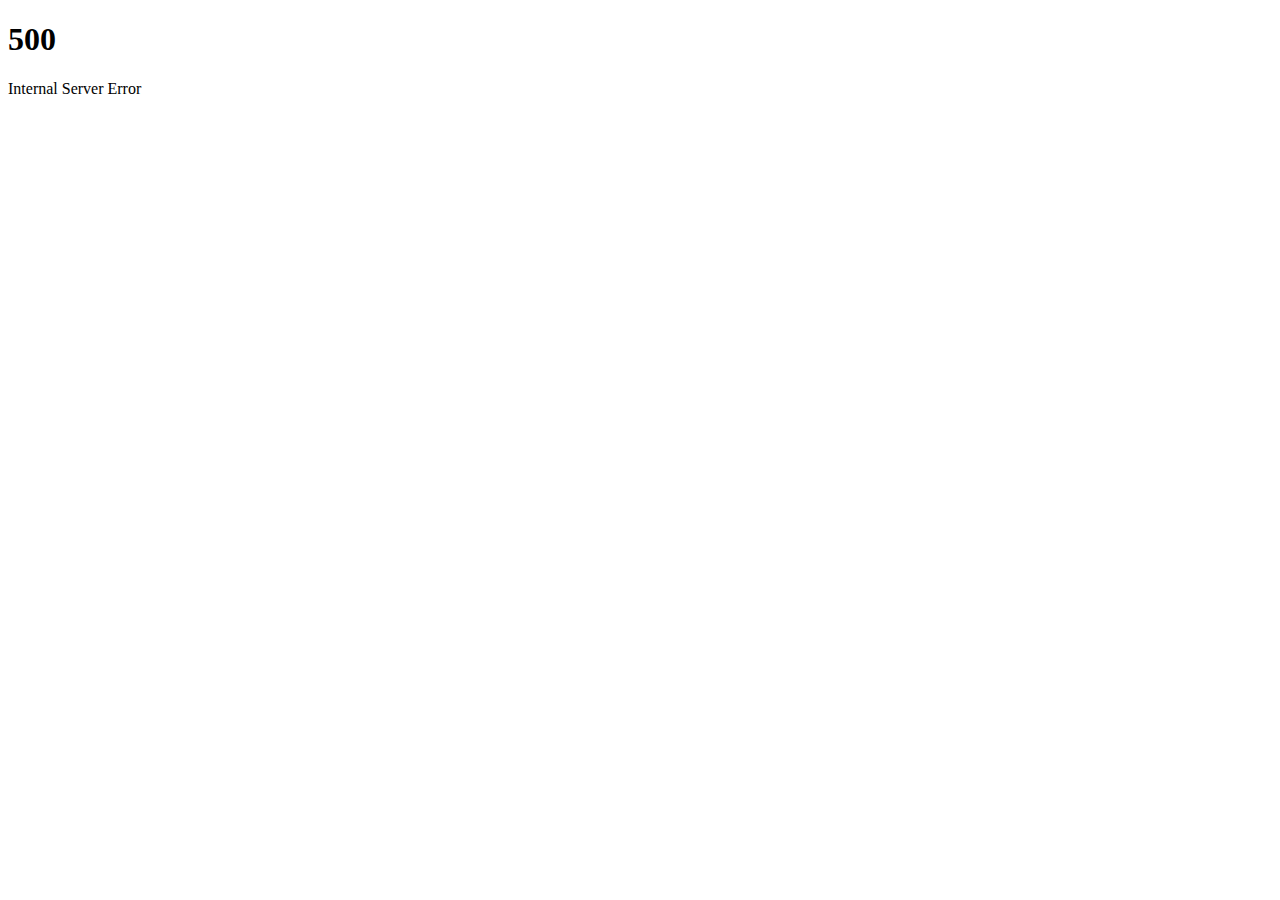
<file: templates/errorPage/500Page.html>
<!DOCTYPE html>
<html lang="en">
<head>
    <meta charset="UTF-8">
    <title>Title</title>
    <link href="/static/css/500page.less" rel="stylesheet">
</head>
<body>
<div class="vc-container">
    <div class="vc-content">
        <h1 class="vc-heading">500</h1>
        <p class="vc-sub-heading">Internal Server <span class="blink-infinite">Error</span></p>
    </div>
</div>
</body>
</html>
</file>
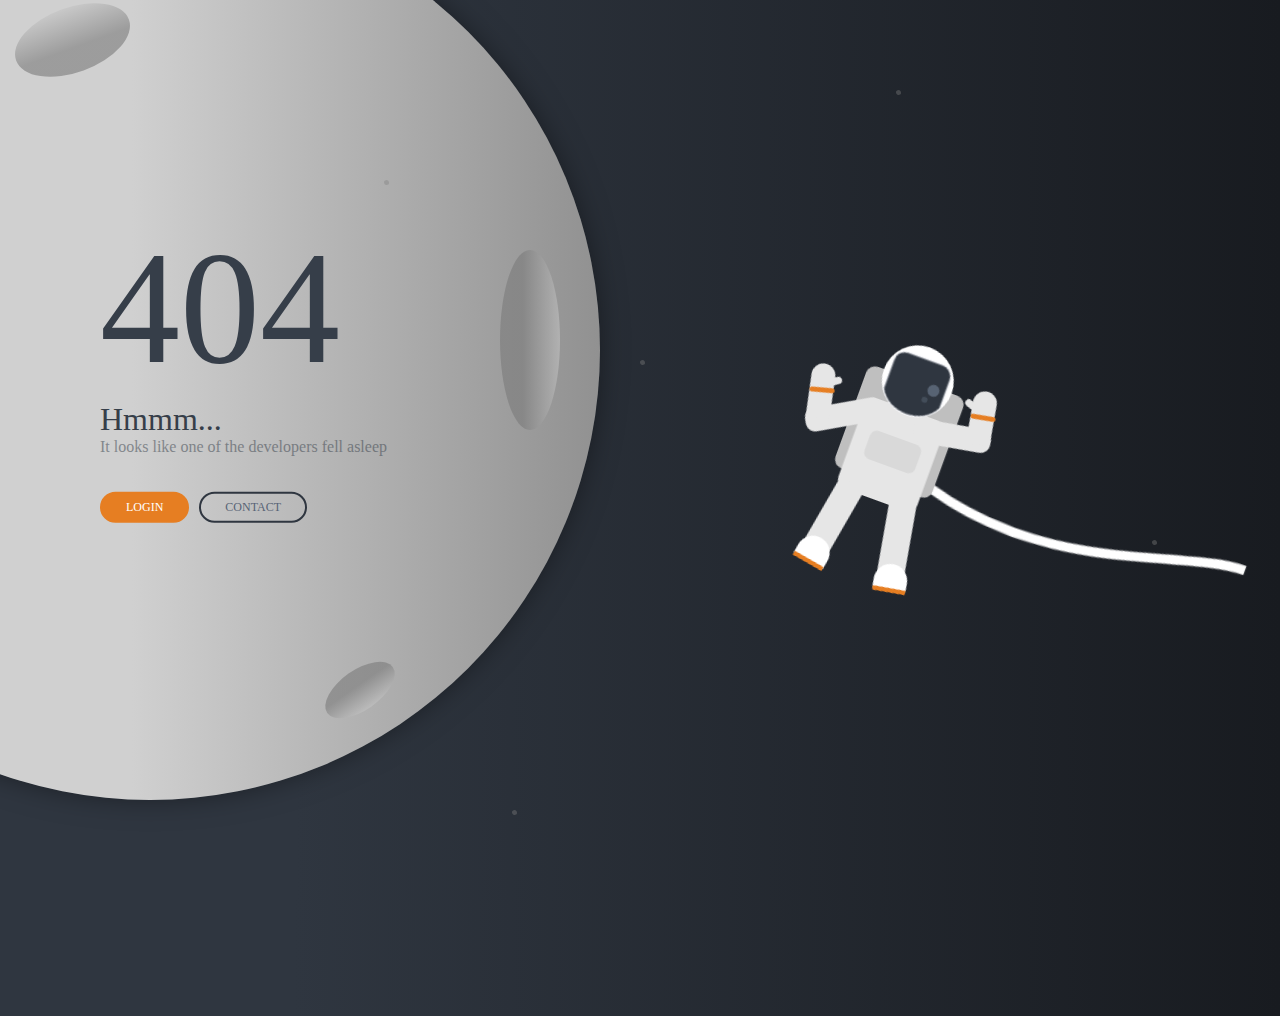
<file: templates/errorPage/pageNotFound.html>
<!DOCTYPE html>
<html lang="en">
<head>
    <meta charset="UTF-8">
    <title>Title</title>
    <link rel="stylesheet" href="/static/css/pageNotFound.css">
</head>
<body>
<div class="moon"></div>
<div class="moon__crater moon__crater1"></div>
<div class="moon__crater moon__crater2"></div>
<div class="moon__crater moon__crater3"></div>

<div class="star star1"></div>
<div class="star star2"></div>
<div class="star star3"></div>
<div class="star star4"></div>
<div class="star star5"></div>

<div class="error">
    <div class="error__title">404</div>
    <div class="error__subtitle">Hmmm...</div>
    <div class="error__description">It looks like one of the developers fell asleep</div>
    <button class="error__button error__button--active">LOGIN</button>
    <button class="error__button">CONTACT</button>
</div>

<div class="astronaut">
    <div class="astronaut__backpack"></div>
    <div class="astronaut__body"></div>
    <div class="astronaut__body__chest"></div>
    <div class="astronaut__arm-left1"></div>
    <div class="astronaut__arm-left2"></div>
    <div class="astronaut__arm-right1"></div>
    <div class="astronaut__arm-right2"></div>
    <div class="astronaut__arm-thumb-left"></div>
    <div class="astronaut__arm-thumb-right"></div>
    <div class="astronaut__leg-left"></div>
    <div class="astronaut__leg-right"></div>
    <div class="astronaut__foot-left"></div>
    <div class="astronaut__foot-right"></div>
    <div class="astronaut__wrist-left"></div>
    <div class="astronaut__wrist-right"></div>

    <div class="astronaut__cord">
        <canvas id="cord" height="500px" width="500px"></canvas>
    </div>

    <div class="astronaut__head">
        <canvas id="visor" width="60px" height="60px"></canvas>
        <div class="astronaut__head-visor-flare1"></div>
        <div class="astronaut__head-visor-flare2"></div>
    </div>
</div>
</body>
<script src="/static/js/pageNotFound.js"></script>
</html>
</file>
<file: static/css/pageNotFound.css>
html,
body {
  height: 100%;
  width: 100%;
  margin: 0px;
  background: linear-gradient(90deg, rgba(47, 54, 64, 1) 23%, rgba(24, 27, 32, 1) 100%);
  overflow-x: hidden;
}

.moon {
  background: linear-gradient(90deg, rgba(208, 208, 208, 1) 48%, rgba(145, 145, 145, 1) 100%);
  position: absolute;
  top: -100px;
  left: -300px;
  width: 900px;
  height: 900px;
  content: '';
  border-radius: 100%;
  box-shadow: 0px 0px 30px -4px rgba(0, 0, 0, 0.5);
}

.moon__crater {
  position: absolute;
  content: '';
  border-radius: 100%;
  background: linear-gradient(90deg, rgba(122, 122, 122, 1) 38%, rgba(195, 195, 195, 1) 100%);
  opacity: 0.6;
}

.moon__crater1 {
  top: 250px;
  left: 500px;
  width: 60px;
  height: 180px;
}

.moon__crater2 {
  top: 650px;
  left: 340px;
  width: 40px;
  height: 80px;
  transform: rotate(55deg);
}

.moon__crater3 {
  top: -20px;
  left: 40px;
  width: 65px;
  height: 120px;
  transform: rotate(250deg);
}

.star {
  background: grey;
  position: absolute;
  width: 5px;
  height: 5px;
  content: '';
  border-radius: 100%;
  transform: rotate(250deg);
  opacity: 0.4;
  animation-name: shimmer;
  animation-duration: 1.5s;
  animation-iteration-count: infinite;
  animation-direction: alternate;
}

@keyframes shimmer {
  from {
    opacity: 0;
  }
  to {
    opacity: 0.7;
  }
}

.star1 {
  top: 40%;
  left: 50%;
  animation-delay: 1s;
}

.star2 {
  top: 60%;
  left: 90%;
  animation-delay: 3s;
}

.star3 {
  top: 10%;
  left: 70%;
  animation-delay: 2s;
}

.star4 {
  top: 90%;
  left: 40%;
}

.star5 {
  top: 20%;
  left: 30%;
  animation-delay: 0.5s;
}

.error {
  position: absolute;
  left: 100px;
  top: 400px;
  transform: translateY(-60%);
  font-family: 'Righteous', cursive;
  color: #363e49;
}

.error__title {
  font-size: 10em;
}

.error__subtitle {
  font-size: 2em;
}

.error__description {
  opacity: 0.5;
}

.error__button {
  min-width: 7em;
  margin-top: 3em;
  margin-right: 0.5em;
  padding: 0.5em 2em;
  outline: none;
  border: 2px solid #2f3640;
  background-color: transparent;
  border-radius: 8em;
  color: #576375;
  cursor: pointer;
  transition-duration: 0.2s;
  font-size: 0.75em;
  font-family: 'Righteous', cursive;
}

.error__button:hover {
  color: #21252c;
}

.error__button--active {
  background-color: #e67e22;
  border: 2px solid #e67e22;
  color: white;
}

.error__button--active:hover {
  box-shadow: 0px 0px 8px 0px rgba(0, 0, 0, 0.5);
  color: white;
}

.astronaut {
  position: absolute;
  width: 185px;
  height: 300px;
  left: 70%;
  top: 50%;
  transform: translate(-50%, -50%) rotate(20deg) scale(1.2);
}

.astronaut__head {
  background-color: white;
  position: absolute;
  top: 60px;
  left: 60px;
  width: 60px;
  height: 60px;
  content: '';
  border-radius: 2em;
}

.astronaut__head-visor-flare1 {
  background-color: #7f8fa6;
  position: absolute;
  top: 28px;
  left: 40px;
  width: 10px;
  height: 10px;
  content: '';
  border-radius: 2em;
  opacity: 0.5;
}

.astronaut__head-visor-flare2 {
  background-color: #718093;
  position: absolute;
  top: 40px;
  left: 38px;
  width: 5px;
  height: 5px;
  content: '';
  border-radius: 2em;
  opacity: 0.3;
}

.astronaut__backpack {
  background-color: #bfbfbf;
  position: absolute;
  top: 90px;
  left: 47px;
  width: 86px;
  height: 90px;
  content: '';
  border-radius: 8px;
}

.astronaut__body {
  background-color: #e6e6e6;
  position: absolute;
  top: 115px;
  left: 55px;
  width: 70px;
  height: 80px;
  content: '';
  border-radius: 8px;
}

.astronaut__body__chest {
  background-color: #d9d9d9;
  position: absolute;
  top: 140px;
  left: 68px;
  width: 45px;
  height: 25px;
  content: '';
  border-radius: 6px;
}

.astronaut__arm-left1 {
  background-color: #e6e6e6;
  position: absolute;
  top: 127px;
  left: 9px;
  width: 65px;
  height: 20px;
  content: '';
  border-radius: 8px;
  transform: rotate(-30deg);
}

.astronaut__arm-left2 {
  background-color: #e6e6e6;
  position: absolute;
  top: 102px;
  left: 7px;
  width: 20px;
  height: 45px;
  content: '';
  border-radius: 8px;
  transform: rotate(-12deg);
  border-top-left-radius: 8em;
  border-top-right-radius: 8em;
}

.astronaut__arm-right1 {
  background-color: #e6e6e6;
  position: absolute;
  top: 113px;
  left: 100px;
  width: 65px;
  height: 20px;
  content: '';
  border-radius: 8px;
  transform: rotate(-10deg);
}

.astronaut__arm-right2 {
  background-color: #e6e6e6;
  position: absolute;
  top: 78px;
  left: 141px;
  width: 20px;
  height: 45px;
  content: '';
  border-radius: 8px;
  transform: rotate(-10deg);
  border-top-left-radius: 8em;
  border-top-right-radius: 8em;
}

.astronaut__arm-thumb-left {
  background-color: #e6e6e6;
  position: absolute;
  top: 110px;
  left: 21px;
  width: 10px;
  height: 6px;
  content: '';
  border-radius: 8em;
  transform: rotate(-35deg);
}

.astronaut__arm-thumb-right {
  background-color: #e6e6e6;
  position: absolute;
  top: 90px;
  left: 133px;
  width: 10px;
  height: 6px;
  content: '';
  border-radius: 8em;
  transform: rotate(20deg);
}

.astronaut__wrist-left {
  background-color: #e67e22;
  position: absolute;
  top: 122px;
  left: 6.5px;
  width: 21px;
  height: 4px;
  content: '';
  border-radius: 8em;
  transform: rotate(-15deg);
}

.astronaut__wrist-right {
  background-color: #e67e22;
  position: absolute;
  top: 98px;
  left: 141px;
  width: 21px;
  height: 4px;
  content: '';
  border-radius: 8em;
  transform: rotate(-10deg);
}

.astronaut__leg-left {
  background-color: #e6e6e6;
  position: absolute;
  top: 188px;
  left: 50px;
  width: 23px;
  height: 75px;
  content: '';
  transform: rotate(10deg);
}

.astronaut__leg-right {
  background-color: #e6e6e6;
  position: absolute;
  top: 188px;
  left: 108px;
  width: 23px;
  height: 75px;
  content: '';
  transform: rotate(-10deg);
}

.astronaut__foot-left {
  background-color: white;
  position: absolute;
  top: 240px;
  left: 43px;
  width: 28px;
  height: 20px;
  content: '';
  transform: rotate(10deg);
  border-radius: 3px;
  border-top-left-radius: 8em;
  border-top-right-radius: 8em;
  border-bottom: 4px solid #e67e22;
}

.astronaut__foot-right {
  background-color: white;
  position: absolute;
  top: 240px;
  left: 111px;
  width: 28px;
  height: 20px;
  content: '';
  transform: rotate(-10deg);
  border-radius: 3px;
  border-top-left-radius: 8em;
  border-top-right-radius: 8em;
  border-bottom: 4px solid #e67e22;
}
</file>
